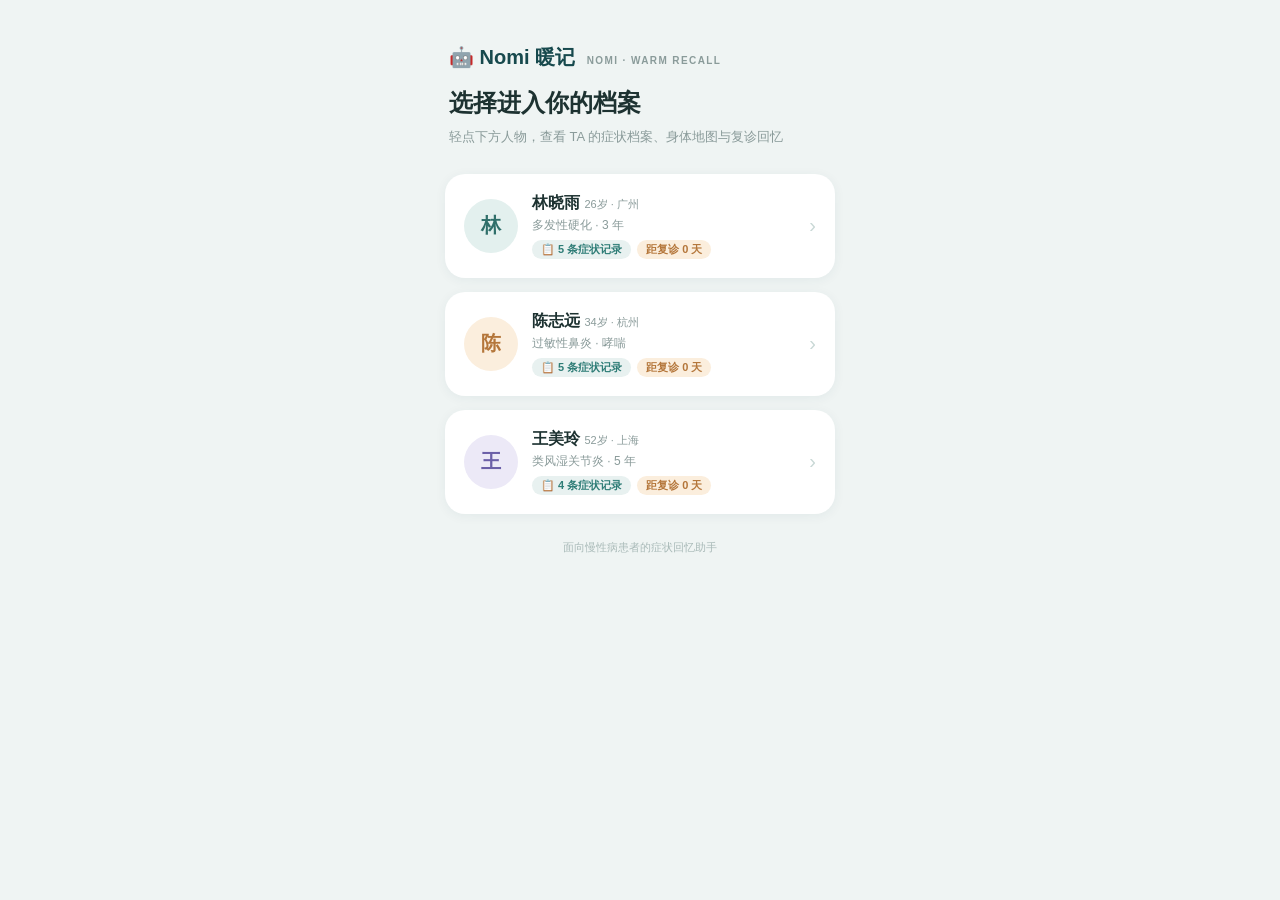
<file: prototype/index.html>
<!DOCTYPE html>
<html lang="zh-CN" data-page-node-id="E1MFoevu4DF0vJAwxAZlWM">
<head data-page-node-id="1tLV0YMGIwzWl7DvbPnld6">
  <meta charset="UTF-8" data-page-node-id="M5dC15WYFEHuvQkMWA6Sd7" />
  <meta name="viewport" content="width=device-width, initial-scale=1, maximum-scale=1, viewport-fit=cover" data-page-node-id="HF1elMPzp9zopVU9igFTKb" />
  <meta name="theme-color" content="#eff4f3" data-page-node-id="tocDVAU5ej4arAcuxPD3gN" />
  <title>Nomi 暖记 · 慢病症状回忆助手（研究原型）</title>
  <link rel="stylesheet" href="style.css" data-page-node-id="NllxE5l8avqUHtYfrkjPZK" />
</head>
<body data-page-node-id="mQexug1EMBGnQLA4rBn6Bs">

  <!-- ============ 屏幕一：选择人物（登录入口） ============ -->
  <div id="screenSelect" class="screen" data-page-node-id="0bpSQBst4M6AujsrIm747G">
    <div class="sel-head" data-page-node-id="0mRnL50bxSQF67D7bkc60O">
      <div class="logo" data-page-node-id="y6ZCcOg7GcOH45AudzwV12">🤖 Nomi 暖记 <span class="en" data-page-node-id="iGP4MCUAYhqhsAqfU6Yk2h">NOMI · WARM RECALL</span></div>
      <h1 class="sel-title" data-page-node-id="AcH344CG7NWNiYTlr8M0F4">选择进入你的档案</h1>
      <p class="sel-sub" data-page-node-id="M1vzvufFd7ppaqxROXBTGx">轻点下方人物，查看 TA 的症状档案、身体地图与复诊回忆</p>
    </div>
    <div class="persona-list" id="personaList" data-page-node-id="30EDQS7eLJl4JjkeRkb9cv"></div>
    <p class="foot" data-page-node-id="MVFUphip4WYCDrDQ9M4grC">面向慢性病患者的症状回忆助手</p>
  </div>

  <!-- ============ 屏幕二：个人档案（四分类 Tab） ============ -->
  <div id="screenApp" class="screen" hidden data-page-node-id="9rWL8Vi4bSBuOT5egToTiP">
    <header class="topbar" data-page-node-id="71L04AktZaeEtRrJplOrp6">
      <button class="back" id="backBtn" aria-label="切换人物" data-page-node-id="HpfE689XjLZUAXB9QdWWtB">←</button>
      <div class="tb-user" data-page-node-id="jnMkTJCQfn68DTlzyOloDH">
        <div class="avatar" id="tbAvatar" data-page-node-id="CTmA87vD0bIPPlbkXZkyt9">—</div>
        <div data-page-node-id="HE1IVHy0CHPKkphQb9AcVr">
          <div class="tb-name" id="tbName" data-page-node-id="HQl3nem6PVAaZQzEgqX8Un">—</div>
          <div class="tb-cond" id="tbCond" data-page-node-id="6g4ixfZ89Zn2n8nixzvA2i">—</div>
        </div>
      </div>
      <div class="tb-count" id="tbCount" data-page-node-id="iU64AlhDC9ptJoGGjFSPWd">— 条记录</div>
    </header>

    <main class="content" data-page-node-id="DzHxCeQ2lK4jTtnQNjjIL8">

      <!-- ════ 工作台 ════ -->
      <section class="tabpage" id="tab-workbench" data-page-node-id="jfz01CuA44MDBaZRx1kIDs">
        <!-- 档案 · 复诊窗口 -->
        <section class="card greet" data-page-node-id="z9OYCCprlQMVJaxRJMCc7o">
          <div class="greet-line" data-page-node-id="DXgBYLybmQumd4Vqb602Wu">你好，<b id="greetName" data-page-node-id="SCsMyYv26CQFN6W4mWr0AU">—</b> 🌷 距下次复诊还有 <b id="greetDays" data-page-node-id="CFrSKokd73kcILuuKWyFCp">—</b> 天</div>
          <div class="win-row" data-page-node-id="CiP3eXGnB15wlpkekydIhX">
            <div class="visit-pill last" data-page-node-id="9sbKCVFtwYLwJkMC3jXOsE"><span data-page-node-id="mEsFRwiaj6lJWIilGLdOPF">上次复诊</span><b id="lastDate" data-page-node-id="V3gqMKML1lATt2QTYHQBCv">—</b></div>
            <div class="win-arrow" data-page-node-id="zrRJZLHCokr62xaVZdbTHc">→</div>
            <div class="visit-pill next" data-page-node-id="jUHm6zkoFSmShth3BaDxEd"><span data-page-node-id="8GrQck3ovrW0IKPP7hFoDD">下次复诊</span><b id="nextDate" data-page-node-id="1qF6sNk48cbz4CBbm6edDy">—</b></div>
          </div>
          <p class="greet-sub" id="greetMotto" data-page-node-id="IN408PeGWBLZJ6j5pmHtIl">—</p>
        </section>

        <!-- Nomi 陪伴 · 温和可选的记录提示（FR1） -->
        <section class="card nomi-prompt" id="nomiPrompt" data-page-node-id="uo1fe5nCIqNYH7NYidElNN">
          <div class="nomi-comp" data-page-node-id="03OptfmNpEDPpnD9l9UDUJ">
            <div class="nomi-mascot" aria-hidden="true" data-page-node-id="U6A1U3AsF6UBLAd9nlFSay">
              <svg viewBox="0 0 64 66" data-page-node-id="BGkrALFfyJxy4AEwNZxsx4">
                <ellipse cx="32" cy="61" rx="14" ry="3" fill="rgba(23,73,77,.08)" data-page-node-id="4g1M8SxmSRYDjZkyEpe2j1"/>
                <rect x="29" y="3" width="6" height="11" rx="3" fill="#cfdedb" data-page-node-id="tC2IBM80iyGwakH1BL7Fkm"/>
                <circle cx="32" cy="3.5" r="3.2" fill="#f0b95e" data-page-node-id="DNKuxAVbDnEivoKGmC3gXU"/>
                <rect x="16" y="14" width="32" height="35" rx="15" fill="#2f7d77" data-page-node-id="3vRlWhZPbFaAuQK0GrwSkD"/>
                <rect x="22" y="20" width="20" height="16" rx="8" fill="#eaf6f4" data-page-node-id="H1FgEriQBAULBp3pBts40H"/>
                <circle cx="28.5" cy="28" r="2.5" fill="#17494d" data-page-node-id="yV5k6GxDl8YzCOTFlIBrh9"/>
                <circle cx="35.5" cy="28" r="2.5" fill="#17494d" data-page-node-id="uQ6o19lhSAtyBYbfwRawWs"/>
                <path d="M28 33 q4 3.4 8 0" stroke="#17494d" stroke-width="1.7" fill="none" stroke-linecap="round" data-page-node-id="dpc4WyVZjIXB89eh8BhpdU"/>
                <rect x="13" y="26" width="4" height="13" rx="2" fill="#2f7d77" data-page-node-id="OECOfTtoeAuqM0d3REG9cc"/>
                <rect x="47" y="26" width="4" height="13" rx="2" fill="#2f7d77" data-page-node-id="rnij7ZHlJE4m2Ap8dfZgDs"/>
              </svg>
            </div>
            <div class="nomi-bubble" data-page-node-id="nZWoE2qXoNEGvUmGUORheU">
              <div class="nomi-name" data-page-node-id="FBH9V7n5jzOG6W3NFaTl2f">Nomi · 你的症状陪伴</div>
              <div class="nomi-talk" data-page-node-id="vxyrqlnl7H62bKYGuGrX1H">今天感觉怎么样？轻轻记一笔吧 🌿<br data-page-node-id="6Ep41y6RQTRf8ACZpJJmwi"><span data-page-node-id="jLzuYDZuG1T8npABQGFE1O">想起什么就说什么，不用完整——Nomi 不诊断、也不评判。</span></div>
              <div class="nomi-actions" data-page-node-id="9ChlbgT94Sp1ECDDUsumET">
                <button class="btn-primary mini" id="nomiRecord" data-page-node-id="2RlTTpbZsCJ30U8qHRFFo0">记一笔</button>
                <button class="nomi-skip" id="nomiSkip" data-page-node-id="v15WqUbrDGABRhUPyKhHIL">先不，谢谢</button>
              </div>
            </div>
          </div>
        </section>

        <!-- 症状速记：语音 → 身体图同步 -->
        <section class="card memo-card" data-page-node-id="RD92tJU4MEqCbJ4WeNotWg">
          <h2 class="sec-title" data-page-node-id="G4ClHtLk5h8kZqA7SkwUvy">症状速记<span class="en" data-page-node-id="NPnVCpmMsqPb9ceCda35fW">VOICE MEMO</span></h2>
          <div class="memo-row" data-page-node-id="BNG607gfpO31iw9qRg5FgF">
            <button class="mic-btn" id="micBtn" aria-label="轻点说话" data-page-node-id="PQGfGUgrGNuGVVv69SCUUg">
              <svg viewBox="0 0 24 24" data-page-node-id="zBt3HEM0l6TM7at5OJAtfx"><path d="M12 15a3 3 0 0 0 3-3V6a3 3 0 0 0-6 0v6a3 3 0 0 0 3 3z" data-page-node-id="GOBncjZRB2RxgSm72KwXFZ"/><path d="M18 11a6 6 0 0 1-12 0H4a8 8 0 0 0 7 7.94V22h2v-3.06A8 8 0 0 0 20 11h-2z" data-page-node-id="LyHe3RZ7GaGA7nuLvXmqqB"/></svg>
            </button>
            <div class="memo-side" data-page-node-id="0XmaudTyDgYS55a3WsvvVY">
              <div class="memo-tip" data-page-node-id="c68NPFw48BfcTsC3sLopvJ">说出症状，如「我<b data-page-node-id="xxLikyAE7lorofRZ4IMnTI">鼻子</b>塞了」「我脖子疼」</div>
              <div class="memo-status" id="micStatus" data-page-node-id="htEdivGMb6a5vG1Ge2hqWw">轻点话筒开始</div>
            </div>
          </div>
          <div class="memo-text" id="transcript" hidden data-page-node-id="m24ANBbH1MUX0orLtGH8Uk"></div>
          <div class="memo-fallback" data-page-node-id="oPC3foD6TChPaJAaGVaeAD">
            <input id="textInput" type="text" placeholder="或直接输入：我有点鼻炎犯了" data-page-node-id="i4gHQ4BKhAiJERWCfyaXxP" />
            <button class="btn-primary mini" id="textBtn" data-page-node-id="yqu6EUyGbUVypcdlqSFYk5">记下</button>
          </div>
          <div class="quick-chips" id="quickChips" data-page-node-id="SQ9mCLxdZUatuVkpt5zPti"></div>
          <div class="sync-note" id="syncNote" hidden data-page-node-id="rwmjjzTCBBTDNzdhB4v1cx"></div>
        </section>
      </section>

      <!-- ════ 身体 ════ -->
      <section class="tabpage" id="tab-body" hidden data-page-node-id="i0YGODquWLSDIPBtSHC2Kp">
        <section class="card" data-page-node-id="av1MR37gt2CZhQUrDg47e7">
          <h2 class="sec-title" data-page-node-id="AHsPZHi1d7Gnqh3FAZQwwl">身体地图<span class="en" data-page-node-id="ZIbUyL5iWkKht33OUznOnW">BODY MAP</span></h2>
          <div class="bm-wrap" data-page-node-id="xBKD4yd8VBuTMDAiFCBBqn">
            <svg id="bodyMap" viewBox="0 0 220 470" aria-label="身体地图" data-page-node-id="C5MKkksBAugPcJgjmaTqdd">
              <defs data-page-node-id="kTWHFLhPpDNOGQKA68QW74">
                <linearGradient id="skinG" x1="0" y1="0" x2="0" y2="1" data-page-node-id="KRrbxVYn89sSbvWRA1pT0X">
                  <stop offset="0" stop-color="#eef5f4" data-page-node-id="yaK0QUrE7aLdEUNS2WDKue"/>
                  <stop offset="1" stop-color="#ddeae9" data-page-node-id="30aoXq2uijonfGEms5c3lY"/>
                </linearGradient>
              </defs>
              <!-- 头发（不可点，增加人像感） -->
              <path d="M83 48 Q84 15 110 13 Q136 15 137 48 Q127 29 110 30 Q93 29 83 48 Z" fill="#cfe0de" data-page-node-id="yNqVvLjUeYQjO8iIYI6WLf"/>
              <g class="bpart" data-part="head" data-page-node-id="dV5uAvwzsNdbTlCUOYvC1f"><ellipse cx="110" cy="48" rx="27" ry="30" fill="url(#skinG)" data-page-node-id="Wz7J9T7d7kbC6Rho0q2xsy"/></g>
              <g class="bpart micro" data-part="eyes" data-page-node-id="iT3C0BUJs3G4LlBCjsXi02"><ellipse cx="100" cy="44" rx="5" ry="3.5" data-page-node-id="tEDnsJemeztLRC2uGlp0TZ"/><ellipse cx="120" cy="44" rx="5" ry="3.5" data-page-node-id="HamT4f0uS8K0V1nPrLkX3p"/></g>
              <g class="bpart micro" data-part="nose" data-page-node-id="m4QFD40iG4w6vlZuCvnIdU"><ellipse cx="110" cy="55" rx="4.5" ry="6" data-page-node-id="LuBjcn0X9wai6KeB9oScJG"/></g>
              <g class="bpart micro" data-part="mouth" data-page-node-id="3l1VYR7dcRjHwkrDbOngs8"><ellipse cx="110" cy="68" rx="7" ry="3.5" data-page-node-id="ILrCZ1qCIiAGOeunnwu4C9"/></g>
              <g class="bpart micro" data-part="ear" data-page-node-id="3CCLEY5kXJvZaefXxmzg2f"><ellipse cx="81" cy="50" rx="4" ry="7" data-page-node-id="G03Q2eXF6OLkLTxWbORjji"/><ellipse cx="139" cy="50" rx="4" ry="7" data-page-node-id="NTuO35rTuwBRwRC8XOzEHd"/></g>
              <g class="bpart" data-part="neck" data-page-node-id="OFqQCyrF6cpkSeRNOeeGqr"><rect x="101" y="76" width="18" height="16" rx="6" data-page-node-id="eoZzm2glMZzHrJMlxIfawY"/></g>
              <g class="bpart" data-part="shoulder" data-page-node-id="2rU00n72q1gml1j2X09dEv"><ellipse cx="76" cy="99" rx="16" ry="11" data-page-node-id="zxgD3GZtp90EhFzPBL1sV0"/><ellipse cx="144" cy="99" rx="16" ry="11" data-page-node-id="TQiUQvZnadyF9xEhoKjVlH"/></g>
              <g class="bpart" data-part="arm" data-page-node-id="ZjGDH1hwcQkVaubr6GiVqE"><rect x="53" y="98" width="16" height="100" rx="8" data-page-node-id="0MjV5Q3EJkpJZSuTHMIfn0"/><rect x="151" y="98" width="16" height="100" rx="8" data-page-node-id="OrqiHWS90cDefc27Xmo65w"/></g>
              <g class="bpart" data-part="hand" data-page-node-id="cEnzMEbfBthl6H7TwuFYiR"><ellipse cx="61" cy="209" rx="9" ry="12" data-page-node-id="RiIYEbU7sLmzlPE1xrjH5B"/><ellipse cx="159" cy="209" rx="9" ry="12" data-page-node-id="DRNCj2XTKs2s6pRg9ZJzF7"/></g>
              <g class="bpart" data-part="chest" data-page-node-id="yQS1ZCmQAcbZID0zhrLrhl"><rect x="84" y="90" width="52" height="52" rx="15" data-page-node-id="L4w2Low9UMLcMLKDwZBCeO"/></g>
              <g class="bpart" data-part="abdomen" data-page-node-id="IJDUyEjwOaOwGJYTaVZ9Z9"><rect x="86" y="142" width="48" height="40" rx="13" data-page-node-id="0SlH03IxVBLkqBzWu8a0hO"/></g>
              <g class="bpart" data-part="waist" data-page-node-id="d4kX0dFSlUhL45LlqE03T5"><rect x="88" y="182" width="44" height="28" rx="10" data-page-node-id="hwwALGzni3BNGg5TZwaZUH"/></g>
              <g class="bpart" data-part="hip" data-page-node-id="I4iRrD7EQvMzEj7VkOnndf"><rect x="84" y="210" width="52" height="32" rx="13" data-page-node-id="9MA8OOiS6xm1yDZ4WgDqnk"/></g>
              <g class="bpart" data-part="thigh" data-page-node-id="K2HEtTeFcDDqTYfy7VgjgT"><rect x="88" y="246" width="20" height="78" rx="10" data-page-node-id="CMmBQjQQjlXFDIsztffg52"/><rect x="112" y="246" width="20" height="78" rx="10" data-page-node-id="0nFVlWJkNL1TWaVz3Kxpfu"/></g>
              <g class="bpart" data-part="knee" data-page-node-id="K2E4D8DfsiBijaNaAJA6eQ"><rect x="89" y="324" width="18" height="22" rx="9" data-page-node-id="Vbql8cm2J7xO0TOgqTSCDy"/><rect x="113" y="324" width="18" height="22" rx="9" data-page-node-id="8IzMlo4ppjTavjVHY3gCrD"/></g>
              <g class="bpart" data-part="shin" data-page-node-id="rOPS5OvoNO6l8r4DiHUtXP"><rect x="89" y="346" width="18" height="62" rx="9" data-page-node-id="KEBHaLMJsuSy7NySIgREV9"/><rect x="113" y="346" width="18" height="62" rx="9" data-page-node-id="YAl54tRt46CyzqigmKI0CX"/></g>
              <g class="bpart" data-part="foot" data-page-node-id="ol4prXQ2oPKt67NwK3b2yD"><ellipse cx="98" cy="418" rx="13" ry="9" data-page-node-id="XqLqdvtss39f0NSWFgAKGD"/><ellipse cx="122" cy="418" rx="13" ry="9" data-page-node-id="V6UEiHgJPEhcQJeDycI4yC"/></g>
            </svg>
            <div class="bm-legend" id="bmLegend" data-page-node-id="HTW9auxHBT9br9iyfc2MvZ"></div>
          </div>
          <p class="bm-hint" data-page-node-id="v0G5fTcCc3oHhLNMkSlDhi">✦ 轻点身体定位，鼻子、耳朵等细节部位也能精确找到（如：鼻炎）</p>
          <div class="map-info" id="mapInfo" data-page-node-id="qWg7JRYiOMy8nFI8w77sn3">轻点身体部位，查看已记录的症状</div>
        </section>
      </section>

      <!-- ════ 复诊 ════ -->
      <section class="tabpage" id="tab-visit" hidden data-page-node-id="U6CaBclA8SD6c8M8HvA2dw">
        <section class="card" data-page-node-id="5DgFM43WxeNpRwcuOx4CcA">
          <h2 class="sec-title" data-page-node-id="HGscWhOtLD0gf30Al3mw9Q">回忆锚点<span class="en" data-page-node-id="9q0aoa53BVU1nBjcpRVGh5">RECALL ANCHORS</span></h2>
          <div class="anchors" id="anchors" data-page-node-id="4yt73VX7C5w0hRzSIFpKBv"></div>
          <p class="pick-hint" data-page-node-id="34tO6HWNfFbtU3Yb8G4AYb">轻点以上内容，标记「想留意的部分」</p>
        </section>
      </section>

      <!-- ════ 时间表 ════ -->
      <section class="tabpage" id="tab-timeline" hidden data-page-node-id="pQng81bR45gjtUe1d9v8Gi">
        <section class="card" data-page-node-id="SpDdr0SEB6qJ6BSNi5edV0">
          <h2 class="sec-title" data-page-node-id="nh1KwFRv0cfbiD741hZQyO">复诊窗口 · 症状波动<span class="en" data-page-node-id="s8nhY3Oc8Dsf0r9ZqOSB6Y">TIMELINE</span></h2>
          <div class="winbar" id="winbar" data-page-node-id="xTvXnLMzZ418TOPH3AG60l">
            <div class="track" data-page-node-id="OLMJFug5yZaz8QgpsEFywr"></div>
            <div class="pillar pillar-start" data-page-node-id="wgn7C4HAn7Ad7eGGfPsQY7"><span data-page-node-id="CzoOdfHzFT5IOkKn667E1i">上次</span></div>
            <div class="pillar pillar-end" data-page-node-id="Yve7paPBJWUGBvSbaEbfO1"><span data-page-node-id="HovJBdzC7Cf3VvIZly7IO4">下次</span></div>
          </div>
          <div class="ev-detail" id="evDetail" hidden data-page-node-id="ggdYbObbvm8uBzG1Eo5Bg5"></div>
          <div class="ev-list" id="evList" data-page-node-id="koPR4E6BYXJ4GJjSCUDgjq"></div>
        </section>
      </section>
    </main>

    <!-- 底部 Tab 导航 -->
    <nav class="tabbar" id="tabbar" data-page-node-id="FUjAZmgIwWEtSIZ9D0tFbM">
      <button class="tab-item active" data-tab="workbench" data-page-node-id="0wc5V8zj5ezIGSD8nMNACS"><span class="ti-ico" data-page-node-id="AzEYXqx82kyARRejV3y3gW">🏠</span><span class="ti-txt" data-page-node-id="AKghLD6utyenaXWycCD4eg">工作台</span></button>
      <button class="tab-item" data-tab="body" data-page-node-id="hzgF5AtueRlhGbxWf4aWVA"><span class="ti-ico" data-page-node-id="NH380RDFfLCmo1tJO0reBL">🧍</span><span class="ti-txt" data-page-node-id="20JWlM71275Xe2l3MowgLX">身体</span></button>
      <button class="tab-item" data-tab="visit" data-page-node-id="spMj6pLSLB8N8iFRshLkVe"><span class="ti-ico" data-page-node-id="0LnxrTfKrX2HR4MG4N9Cqu">🩺</span><span class="ti-txt" data-page-node-id="FVzsbEq9WmAswErRMdjqrU">复诊</span></button>
      <button class="tab-item" data-tab="timeline" data-page-node-id="nROGmY8g9GZZ3RnG14Ysnd"><span class="ti-ico" data-page-node-id="wrwyAVj2hCZKD09NSCVjHc">🗓️</span><span class="ti-txt" data-page-node-id="sAt6IPlAyeUtPR6pjyWFTc">时间表</span></button>
    </nav>

    <!-- 底部操作条（仅「复诊」页显示） -->
    <div class="fabbar" id="fabbar" hidden data-page-node-id="vCBcXa1CS2y1IEjHxSudBu">
      <span class="fab-count" id="fabCount" data-page-node-id="5LkEtLEPdXK3PGFIDZN6Gj">已选 0 项</span>
      <button class="btn-primary" id="fabBtn" data-page-node-id="Omo6QduDCIn0rjKaAAcGVi">生成我的整理</button>
    </div>
  </div>

  <!-- 我的整理弹层 -->
  <div class="modal" id="modal" hidden data-page-node-id="T32fjhimuL4TgwlOeCKGvx">
    <div class="modal-card" data-page-node-id="FWHyfBrdGRp3RQHXokYSzd">
      <div class="modal-head" data-page-node-id="u9lFPwZ4w38bHeExdTw5y1"><span data-page-node-id="MrMynY32KYIo5AYeNTF1f8">我的整理</span><button id="modalClose" aria-label="关闭" data-page-node-id="yLLKbpfsZ1hTBnQmJByVQG">×</button></div>
      <div class="modal-body" id="modalBody" data-page-node-id="TigE6JbZeO7mkRIju6Ga39"></div>
      <div class="consent" data-page-node-id="k7nb7qfyJ6foafnMLmaaHx">
        <div class="consent-note" data-page-node-id="6CJoU4kTqmLGaDuFkCLlyW">这份整理只属于你自己，仅保存在你本机（localStorage），随时可以回看，帮你为下一次复诊做好准备。</div>
      </div>
      <div class="modal-foot" data-page-node-id="A0U1e7EfacgfhsSP3Cd7ug"><button class="btn-primary wide" id="modalCopy" data-page-node-id="eeY0NHxEAb0eyZuCpCNXGp">复制这份整理</button></div>
    </div>
  </div>
  <div class="toast" id="toast" data-page-node-id="1Mgn02ZtE31huxfJfF7vqZ"></div>

  <script src="app.js"></script>
</body>
</html>
</file>
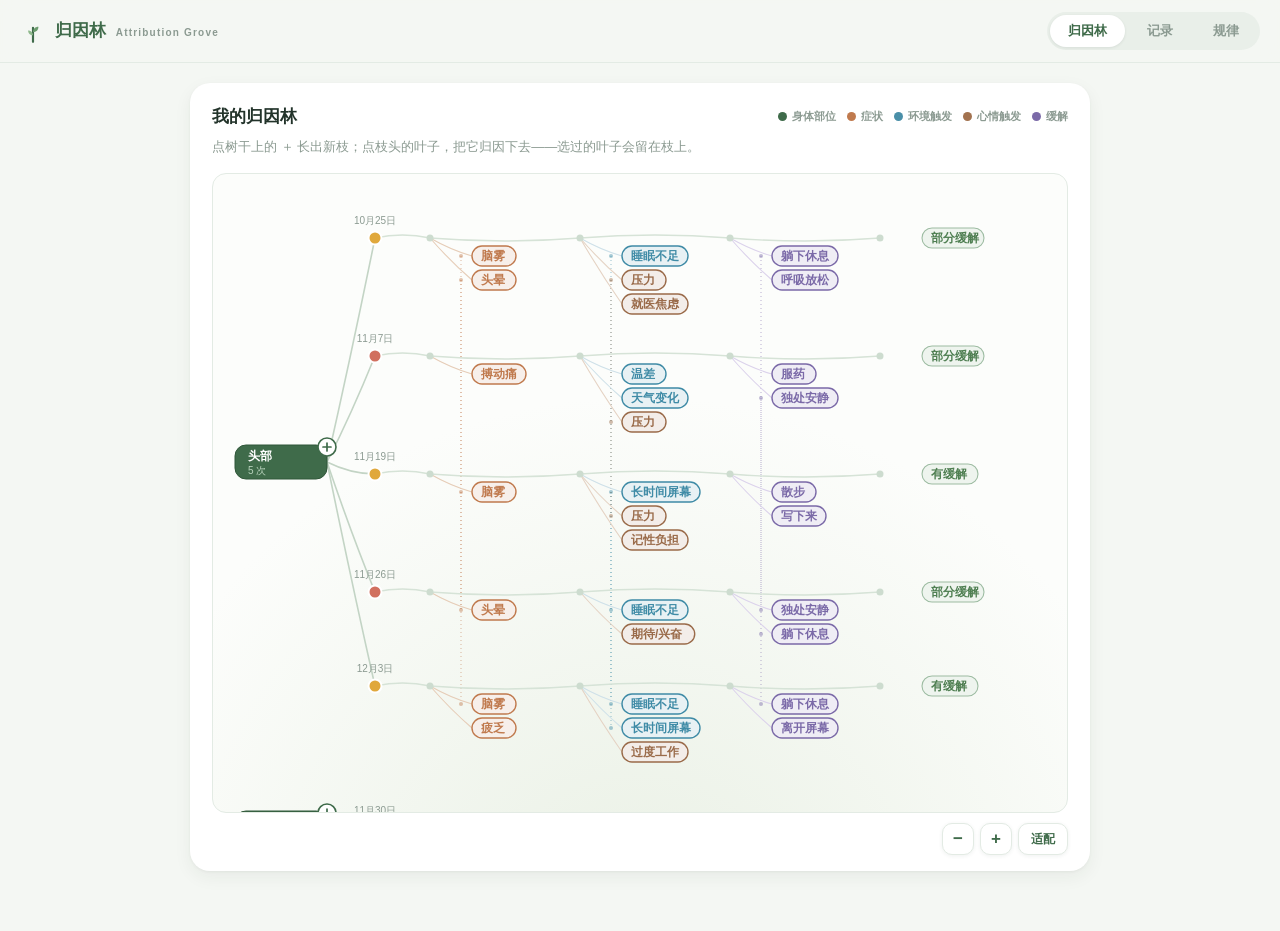
<file: prototype/forest/index.html>
<!DOCTYPE html>
<html lang="zh-CN">
<head>
<meta charset="UTF-8" />
<meta name="viewport" content="width=device-width, initial-scale=1, viewport-fit=cover" />
<title>归因林 · Attribution Grove（研究原型）</title>
<link rel="stylesheet" href="style.css" />
</head>
<body>

<!-- ══════════ 顶部栏 ══════════ -->
<header class="topbar">
  <div class="brand">
    <span class="mark" aria-hidden="true">
      <svg viewBox="0 0 24 24"><path d="M12 22V9" stroke="#3f6b4a" stroke-width="2" stroke-linecap="round"/><path d="M12 13c0-3 2-5 5-5 0 3-2 5-5 5z" fill="#6b9c6e"/><path d="M12 16c0-2.5-1.8-4.5-4.5-4.5 0 2.5 1.8 4.5 4.5 4.5z" fill="#8fb98c"/></svg>
    </span>
    <span class="brand-name">归因林 <i>Attribution Grove</i></span>
  </div>
  <div class="tabs" role="tablist">
    <button class="tab active" data-view="grove" role="tab">归因林</button>
    <button class="tab" data-view="record" role="tab">记录</button>
    <button class="tab" data-view="pattern" role="tab">规律</button>
  </div>
</header>

<!-- ══════════ 视图一：归因林（在树上生长） ══════════ -->
<main id="viewGrove" class="view">
  <section class="card grove-card">
    <div class="card-head">
      <h2 class="card-title">我的归因林</h2>
      <div class="legend">
        <span class="lg"><i class="dot d-body"></i>身体部位</span>
        <span class="lg"><i class="dot d-sym"></i>症状</span>
        <span class="lg"><i class="dot d-env"></i>环境触发</span>
        <span class="lg"><i class="dot d-mood"></i>心情触发</span>
        <span class="lg"><i class="dot d-cope"></i>缓解</span>
      </div>
    </div>
    <p class="card-sub">点树干上的 ＋ 长出新枝；点枝头的叶子，把它归因下去——选过的叶子会留在枝上。</p>

    <div class="grow-bar" id="growBar" hidden>
      <span class="gb-q" id="gbQ"></span>
      <span class="gb-hint" id="gbHint"></span>
      <button class="gb-cancel" id="growCancel">取消</button>
    </div>

    <div class="grove-scroll" id="groveScroll">
      <svg id="groveSvg" role="img" aria-label="归因树图"></svg>
    </div>
    <div class="grove-tools">
      <button class="tool-btn" id="zoomOut" aria-label="缩小">−</button>
      <button class="tool-btn" id="zoomIn" aria-label="放大">+</button>
      <button class="tool-btn wide" id="zoomFit">适配</button>
    </div>
  </section>
</main>

<!-- ══════════ 视图二：记录 ══════════ -->
<main id="viewRecord" class="view" hidden>
  <section class="card entry-card">
    <h2 class="card-title">记一笔</h2>
    <p class="card-sub">在归因林里直接长出新枝——不用填表。</p>
    <button class="big-btn" id="startBtn">
      <span class="bb-ico" aria-hidden="true">
        <svg viewBox="0 0 24 24"><path d="M12 21V10" stroke="#fff" stroke-width="2" stroke-linecap="round"/><path d="M12 14c0-3.2 2.2-5.5 5.5-5.5C17.5 11.7 15.2 14 12 14z" fill="#cfe8d6"/><path d="M12 17c0-2.8-2-5-4.8-5C7.2 14.8 9 17 12 17z" fill="#cfe8d6"/></svg>
      </span>
      长一根新枝
    </button>
  </section>

  <section class="card">
    <div class="card-head">
      <h2 class="card-title">最近记录</h2>
      <span class="count-pill" id="recCount">0 条</span>
    </div>
    <div id="recentList" class="recent"></div>
  </section>
</main>

<!-- ══════════ 视图三：规律 ══════════ -->
<main id="viewPattern" class="view" hidden>
  <section class="card">
    <h2 class="card-title">我的触发规律</h2>
    <p class="card-sub">多次记录之后，这里开始显出规律。</p>
    <div id="patternBody" class="pattern"></div>
  </section>
  <section class="card">
    <h2 class="card-title">缓解方式回顾</h2>
    <div id="reliefBody" class="pattern"></div>
  </section>
</main>

<!-- ══════════ 细节浮层（时间 / 程度 / 情绪 / 备注） ══════════ -->
<div class="pop-layer" id="popLayer" hidden></div>

<!-- ══════════ 节点详情弹层 ══════════ -->
<div class="sheet-mask" id="sheetMask" hidden>
  <div class="sheet" role="dialog" aria-modal="true" aria-label="节点详情">
    <div class="sheet-head">
      <h3 id="sheetTitle">节点</h3>
      <button class="icon-btn" id="sheetClose" aria-label="关闭">
        <svg viewBox="0 0 24 24"><path d="M6 6l12 12M18 6L6 18" stroke="currentColor" stroke-width="2" stroke-linecap="round"/></svg>
      </button>
    </div>
    <div class="sheet-body" id="sheetBody"></div>
  </div>
</div>

<div class="toast" id="toast"></div>

<script src="ontology.js"></script>
<script src="app.js"></script>
</body>
</html>
</file>
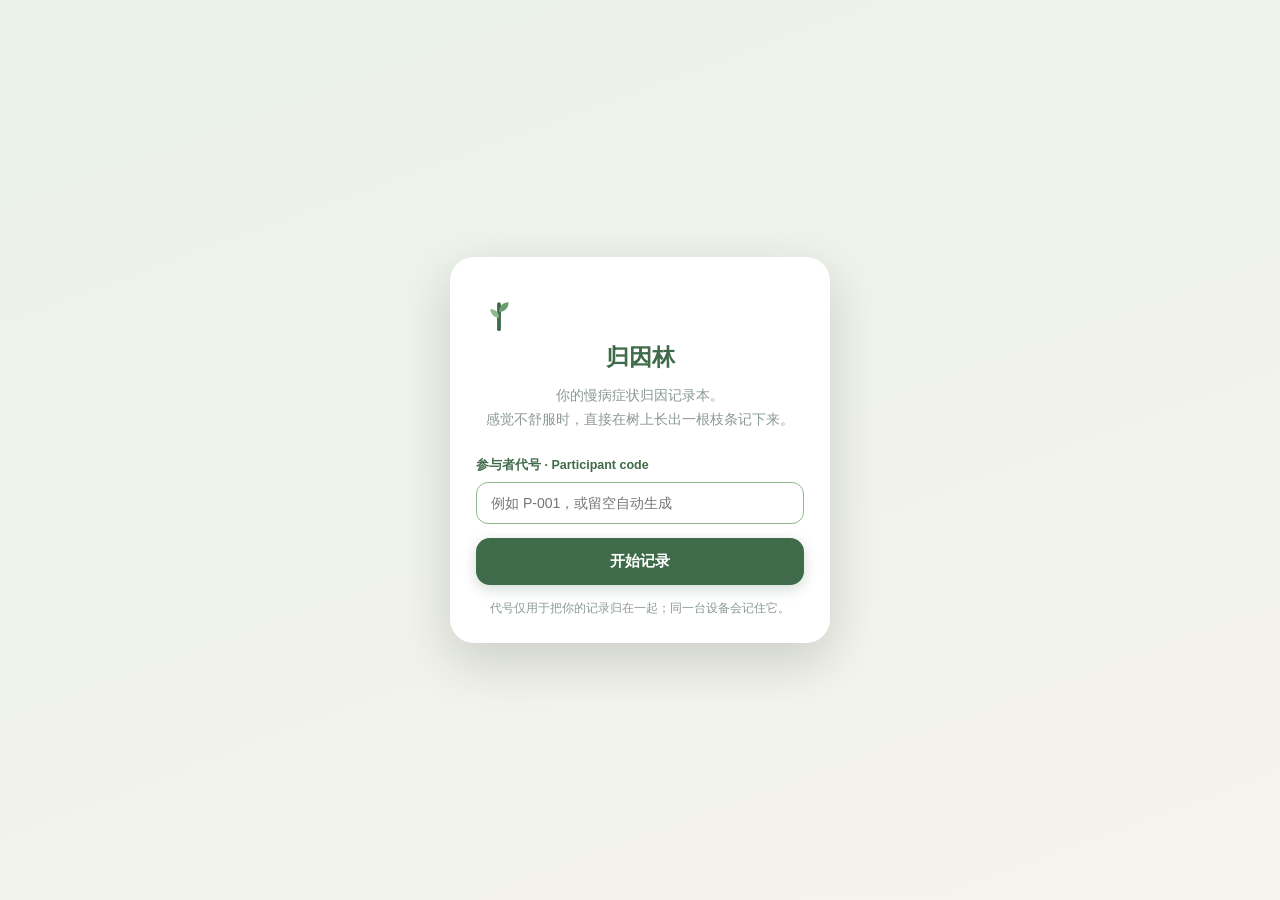
<file: prototype/grove-live/index.html>
<!DOCTYPE html>
<html lang="zh-CN">
<head>
<meta charset="UTF-8" />
<meta name="viewport" content="width=device-width, initial-scale=1, viewport-fit=cover" />
<title>归因林 · Attribution Grove（真实记录）</title>
<link rel="stylesheet" href="style.css" />
</head>
<body>

<!-- ══════════ 建档 / 登录 ══════════ -->
<div class="boot-mask" id="boot">
  <div class="boot">
    <div class="boot-mark" aria-hidden="true">
      <svg viewBox="0 0 24 24"><path d="M12 22V9" stroke="#3f6b4a" stroke-width="2" stroke-linecap="round"/><path d="M12 13c0-3 2-5 5-5 0 3-2 5-5 5z" fill="#6b9c6e"/><path d="M12 16c0-2.5-1.8-4.5-4.5-4.5 0 2.5 1.8 4.5 4.5 4.5z" fill="#8fb98c"/></svg>
    </div>
    <h1 class="boot-title">归因林</h1>
    <p class="boot-sub">你的慢病症状归因记录本。<br>感觉不舒服时，直接在树上长出一根枝条记下来。</p>
    <label class="boot-label">参与者代号 · Participant code</label>
    <input class="boot-input" id="codeInput" type="text" maxlength="24" placeholder="例如 P-001，或留空自动生成" />
    <button class="boot-btn" id="codeGo">开始记录</button>
    <p class="boot-note">代号仅用于把你的记录归在一起；同一台设备会记住它。</p>
  </div>
</div>

<!-- ══════════ 顶部栏 ══════════ -->
<header class="topbar">
  <div class="brand">
    <span class="mark" aria-hidden="true">
      <svg viewBox="0 0 24 24"><path d="M12 22V9" stroke="#3f6b4a" stroke-width="2" stroke-linecap="round"/><path d="M12 13c0-3 2-5 5-5 0 3-2 5-5 5z" fill="#6b9c6e"/><path d="M12 16c0-2.5-1.8-4.5-4.5-4.5 0 2.5 1.8 4.5 4.5 4.5z" fill="#8fb98c"/></svg>
    </span>
    <span class="brand-name">归因林 <i>Attribution Grove</i></span>
  </div>
  <div class="tabs" role="tablist">
    <button class="tab active" data-view="grove" role="tab">归因林</button>
    <button class="tab" data-view="record" role="tab">记录</button>
    <button class="tab" data-view="pattern" role="tab">规律</button>
  </div>
  <button class="gear" id="gearBtn" aria-label="设置">
    <svg viewBox="0 0 24 24"><path d="M12 15a3 3 0 100-6 3 3 0 000 6z" fill="none" stroke="#3f6b4a" stroke-width="1.8"/><path d="M19 12a7 7 0 00-.1-1.2l2-1.5-2-3.4-2.3 1a7 7 0 00-2-1.2L14.2 2h-4l-.4 2.5a7 7 0 00-2 1.2l-2.3-1-2 3.4 2 1.5A7 7 0 005 12c0 .4 0 .8.1 1.2l-2 1.5 2 3.4 2.3-1a7 7 0 002 1.2l.4 2.5h4l.4-2.5a7 7 0 002-1.2l2.3 1 2-3.4-2-1.5c.1-.4.1-.8.1-1.2z" fill="none" stroke="#3f6b4a" stroke-width="1.4"/></svg>
  </button>
</header>

<!-- ══════════ 视图一：归因林（在树上生长） ══════════ -->
<main id="viewGrove" class="view">
  <section class="card grove-card">
    <div class="card-head">
      <h2 class="card-title">我的归因林</h2>
      <div class="legend">
        <span class="lg"><i class="dot d-body"></i>身体部位</span>
        <span class="lg"><i class="dot d-sym"></i>症状</span>
        <span class="lg"><i class="dot d-env"></i>环境触发</span>
        <span class="lg"><i class="dot d-mood"></i>心情触发</span>
        <span class="lg"><i class="dot d-cope"></i>缓解</span>
      </div>
    </div>
    <p class="card-sub">点树干上的 ＋ 长出新枝；点枝头的叶子，把它归因下去——选过的叶子会留在枝上。</p>

    <div class="sensor-card" id="sensorCard" hidden>
      <div class="sc-ico">🌡💧</div>
      <div class="sc-body">
        <div class="sc-read" id="scRead">读取中…</div>
        <div class="sc-note" id="scNote">温湿度联动已开启。</div>
      </div>
      <button class="sc-btn" id="scPost" hidden>模拟 ESP32 上报</button>
    </div>

    <div class="grow-bar" id="growBar" hidden>
      <span class="gb-q" id="gbQ"></span>
      <span class="gb-hint" id="gbHint"></span>
      <button class="gb-cancel" id="growCancel">取消</button>
    </div>

    <div class="grove-scroll" id="groveScroll">
      <svg id="groveSvg" role="img" aria-label="归因树图"></svg>
    </div>
    <div class="grove-tools">
      <button class="tool-btn" id="zoomOut" aria-label="缩小">−</button>
      <button class="tool-btn" id="zoomIn" aria-label="放大">+</button>
      <button class="tool-btn wide" id="zoomFit">适配</button>
    </div>
  </section>
</main>

<!-- ══════════ 视图二：记录 ══════════ -->
<main id="viewRecord" class="view" hidden>
  <section class="card entry-card">
    <h2 class="card-title">记一笔</h2>
    <p class="card-sub">在归因林里直接长出新枝——不用填表。</p>
    <button class="big-btn" id="startBtn">
      <span class="bb-ico" aria-hidden="true">
        <svg viewBox="0 0 24 24"><path d="M12 21V10" stroke="#fff" stroke-width="2" stroke-linecap="round"/><path d="M12 14c0-3.2 2.2-5.5 5.5-5.5C17.5 11.7 15.2 14 12 14z" fill="#cfe8d6"/><path d="M12 17c0-2.8-2-5-4.8-5C7.2 14.8 9 17 12 17z" fill="#cfe8d6"/></svg>
      </span>
      长一根新枝
    </button>
  </section>

  <section class="card">
    <div class="card-head">
      <h2 class="card-title">最近记录</h2>
      <span class="count-pill" id="recCount">0 条</span>
    </div>
    <div id="recentList" class="recent"></div>
  </section>
</main>

<!-- ══════════ 视图三：规律 ══════════ -->
<main id="viewPattern" class="view" hidden>
  <section class="card">
    <h2 class="card-title">我的触发规律</h2>
    <p class="card-sub">多次记录之后，这里开始显出规律。</p>
    <div id="patternBody" class="pattern"></div>
  </section>
  <section class="card">
    <h2 class="card-title">缓解方式回顾</h2>
    <div id="reliefBody" class="pattern"></div>
  </section>
</main>

<!-- ══════════ 设置 ══════════ -->
<div class="sheet-mask" id="settingsMask" hidden>
  <div class="sheet" role="dialog" aria-modal="true" aria-label="设置">
    <div class="sheet-head">
      <h3>设置</h3>
      <button class="icon-btn" id="settingsClose" aria-label="关闭">
        <svg viewBox="0 0 24 24"><path d="M6 6l12 12M18 6L6 18" stroke="currentColor" stroke-width="2" stroke-linecap="round"/></svg>
      </button>
    </div>
    <div class="sheet-body">
      <div class="set-row">
        <div class="set-k">参与者代号</div>
        <div class="set-v"><span id="setCode" class="set-code">—</span>
          <button class="set-btn" id="setChange">切换</button></div>
      </div>
      <div class="set-row">
        <div class="set-k">温湿度联动<small>开启后可记录温度/湿度，未来接 ESP32 传感器</small></div>
        <label class="switch"><input type="checkbox" id="setSensor" /><span class="slider"></span></label>
      </div>
      <div class="set-row col">
        <div class="set-k">我的数据</div>
        <button class="set-btn wide" id="setExport">导出我的记录（CSV）</button>
      </div>
      <div class="set-row col">
        <div class="set-k">关于</div>
        <p class="set-about">归因林是一个低负担的慢性病症状归因记录工具：当你发现不舒服，直接在「树」上把它与可能的环境与心情因素连起来。所有记录保存在研究服务器上，按你的参与者代号归类。本页面用于真实使用，非演示。</p>
      </div>
    </div>
  </div>
</div>

<!-- ══════════ 细节浮层（时间 / 程度 / 情绪 / 备注） ══════════ -->
<div class="pop-layer" id="popLayer" hidden></div>

<!-- ══════════ 节点详情弹层 ══════════ -->
<div class="sheet-mask" id="sheetMask" hidden>
  <div class="sheet" role="dialog" aria-modal="true" aria-label="节点详情">
    <div class="sheet-head">
      <h3 id="sheetTitle">节点</h3>
      <button class="icon-btn" id="sheetClose" aria-label="关闭">
        <svg viewBox="0 0 24 24"><path d="M6 6l12 12M18 6L6 18" stroke="currentColor" stroke-width="2" stroke-linecap="round"/></svg>
      </button>
    </div>
    <div class="sheet-body" id="sheetBody"></div>
  </div>
</div>

<div class="toast" id="toast"></div>

<script src="ontology.js"></script>
<script src="app.js"></script>
</body>
</html>
</file>
<file: prototype/style.css>
/* ============ 暖记 · 清新温馨风格（参考浅底白卡深 teal 社群 App） ============ */
:root{
  --bg:#eff4f3;
  --card:#ffffff;
  --ink:#1d3231;
  --sub:#8a9b9a;
  --teal:#17494d;
  --teal2:#2f7d77;
  --chip:#e8f1f0;
  --line:#e4edec;
  --peach:#f8ecdd;
  --coral:#ec7666;
  --amber:#f0b95e;
  --mint:#a8d8d2;
}
*{box-sizing:border-box;margin:0;padding:0;}
/* 让 hidden 属性始终生效（覆盖下面 display:flex 的卡片/弹层/底栏） */
[hidden]{display:none !important;}
html,body{height:100%;}
body{
  font-family:-apple-system,"PingFang SC","HarmonyOS Sans SC","Source Han Sans SC","Microsoft YaHei",sans-serif;
  background:var(--bg);color:var(--ink);
  -webkit-font-smoothing:antialiased;
}
.screen{max-width:430px;margin:0 auto;min-height:100vh;padding-bottom:0;}
.en{font-size:10px;letter-spacing:.14em;color:var(--sub);font-weight:600;}
b{font-weight:700;}

/* ---------- 选择人物 ---------- */
.sel-head{padding:44px 24px 18px;}
.logo{font-size:20px;font-weight:800;color:var(--teal);margin-bottom:16px;}
.logo .en{margin-left:6px;}
.sel-title{font-size:24px;font-weight:800;margin-bottom:8px;}
.sel-sub{font-size:13px;color:var(--sub);line-height:1.6;}
.persona-list{padding:8px 20px;display:flex;flex-direction:column;gap:14px;}
.persona-card{
  background:var(--card);border-radius:20px;padding:18px;
  display:flex;align-items:center;gap:14px;cursor:pointer;
  box-shadow:0 2px 12px rgba(23,73,77,.06);
  border:1.5px solid transparent;transition:transform .15s,border-color .15s;
}
.persona-card:active{transform:scale(.98);}
.persona-card:hover{border-color:var(--teal2);}
.avatar{
  width:54px;height:54px;border-radius:50%;flex:none;
  display:flex;align-items:center;justify-content:center;
  font-size:20px;font-weight:800;
}
.p-info{flex:1;min-width:0;}
.p-name{font-size:16px;font-weight:800;}
.p-cond{font-size:12px;color:var(--sub);margin-top:3px;}
.p-meta{margin-top:6px;display:flex;gap:6px;flex-wrap:wrap;}
.p-chip{font-size:11px;background:var(--chip);color:var(--teal2);border-radius:999px;padding:2px 9px;font-weight:600;}
.p-chip.warm{background:#fbeedd;color:#b4763a;}
.p-go{color:#c9d8d6;font-size:20px;flex:none;}

/* ---------- 顶栏 ---------- */
.topbar{
  position:sticky;top:0;z-index:20;
  display:flex;align-items:center;gap:12px;
  padding:12px 18px;background:rgba(239,244,243,.92);backdrop-filter:blur(8px);
  border-bottom:1px solid var(--line);
}
.back{
  width:34px;height:34px;border-radius:50%;border:none;background:#fff;color:var(--teal);
  font-size:17px;cursor:pointer;box-shadow:0 1px 5px rgba(23,73,77,.1);flex:none;
}
.tb-user{flex:1;display:flex;align-items:center;gap:10px;min-width:0;}
.tb-user .avatar{width:40px;height:40px;font-size:15px;}
.tb-name{font-size:15px;font-weight:800;}
.tb-cond{font-size:11px;color:var(--sub);margin-top:1px;}
.tb-count{font-size:11px;color:var(--teal2);background:var(--chip);border-radius:999px;padding:4px 10px;font-weight:600;flex:none;}

/* ---------- 卡片 ---------- */
.content{padding:14px 16px 0;}
.tabpage{display:flex;flex-direction:column;gap:14px;padding-bottom:96px;}
#tab-visit{padding-bottom:122px;} /* 让位给底部的「我的整理」操作条 */
.card{
  background:var(--card);border-radius:20px;padding:18px 16px;
  box-shadow:0 2px 12px rgba(23,73,77,.05);
}
.sec-title{font-size:15px;font-weight:800;margin-bottom:12px;display:flex;align-items:baseline;gap:8px;}

/* ---------- 底部 Tab 导航 ---------- */
.tabbar{
  position:fixed;bottom:0;left:50%;transform:translateX(-50%);
  width:100%;max-width:430px;z-index:25;
  display:flex;background:rgba(255,255,255,.96);backdrop-filter:blur(8px);
  border-top:1px solid var(--line);
  padding:6px 4px calc(6px + env(safe-area-inset-bottom));
}
.tab-item{
  flex:1;border:none;background:transparent;cursor:pointer;
  display:flex;flex-direction:column;align-items:center;gap:2px;padding:5px 0;
  color:var(--sub);font-size:11px;font-weight:600;transition:color .15s;
}
.tab-item .ti-ico{font-size:20px;line-height:1;filter:grayscale(.4) opacity(.7);transition:filter .15s,transform .15s;}
.tab-item.active{color:var(--teal);}
.tab-item.active .ti-ico{filter:none;transform:translateY(-1px);}
.card{
  background:var(--card);border-radius:20px;padding:18px 16px;
  box-shadow:0 2px 12px rgba(23,73,77,.05);
}
.sec-title{font-size:15px;font-weight:800;margin-bottom:12px;display:flex;align-items:baseline;gap:8px;}

/* 问候 / 复诊窗口 */
.greet{background:linear-gradient(135deg,#f6efe4 0%,#e7f1ef 70%);}
.greet-line{font-size:14px;color:#4a5b5a;margin-bottom:12px;}
.greet-line b{color:var(--teal);font-size:16px;}
.win-row{display:flex;align-items:center;gap:10px;}
.visit-pill{
  flex:1;background:#fff;border-radius:14px;padding:9px 12px;
  box-shadow:0 1px 5px rgba(23,73,77,.07);
}
.visit-pill span{display:block;font-size:10px;color:var(--sub);font-weight:600;letter-spacing:.05em;}
.visit-pill b{font-size:15px;color:var(--ink);}
.visit-pill.next b{color:var(--teal2);}
.win-arrow{color:#b9cdc9;font-size:16px;flex:none;}
.greet-sub{margin-top:11px;font-size:12px;color:#7c8f8d;font-style:normal;}

/* ---------- 症状速记 ---------- */
.memo-row{display:flex;gap:14px;align-items:center;}
.mic-btn{
  width:58px;height:58px;border-radius:50%;border:none;flex:none;cursor:pointer;
  background:var(--teal);color:#fff;display:flex;align-items:center;justify-content:center;
  box-shadow:0 4px 14px rgba(23,73,77,.28);transition:transform .15s;
}
.mic-btn svg{width:26px;height:26px;fill:#fff;}
.mic-btn:active{transform:scale(.94);}
.mic-btn.listening{background:var(--coral);animation:pulse 1.2s infinite;}
@keyframes pulse{0%{box-shadow:0 0 0 0 rgba(236,118,102,.4);}70%{box-shadow:0 0 0 16px rgba(236,118,102,0);}100%{box-shadow:0 0 0 0 rgba(236,118,102,0);}}
.memo-tip{font-size:13px;font-weight:600;}
.memo-tip b{color:var(--teal2);}
.memo-status{font-size:12px;color:var(--sub);margin-top:4px;}
.memo-text{
  margin-top:12px;background:var(--chip);border-radius:12px;padding:10px 12px;
  font-size:13px;color:var(--teal);
}
.memo-fallback{display:flex;gap:8px;margin-top:12px;}
.memo-fallback input{
  flex:1;border:1.5px solid var(--line);border-radius:12px;padding:10px 12px;
  font-size:13px;outline:none;background:#fafcfb;color:var(--ink);
}
.memo-fallback input:focus{border-color:var(--teal2);}
.quick-chips{display:flex;gap:7px;flex-wrap:wrap;margin-top:10px;}
.q-chip{font-size:12px;background:var(--chip);color:var(--teal2);border:none;border-radius:999px;padding:6px 12px;cursor:pointer;font-weight:600;}
.q-chip:active{background:#d8e8e6;}
.btn-primary{
  background:var(--teal);color:#fff;border:none;border-radius:999px;
  font-size:14px;font-weight:700;padding:12px 20px;cursor:pointer;
}
.btn-primary.mini{padding:10px 16px;border-radius:12px;flex:none;}
.btn-primary.wide{width:100%;}
.sync-note{
  margin-top:12px;background:#eef7f0;border-radius:12px;padding:10px 12px;
  font-size:12px;color:#2f6b4f;line-height:1.7;
}
.sync-note .ok{font-weight:800;color:#2f8a5f;}
.sync-note .chip{margin-top:4px;display:inline-block;}

/* ---------- 身体地图 ---------- */
.bm-wrap{display:flex;gap:14px;align-items:flex-start;margin-top:4px;}
#bodyMap{width:150px;flex:none;display:block;}
.bpart{fill:url(#skinG);stroke:#c2d6d4;stroke-width:1.4;cursor:pointer;transition:fill .2s;}
.bpart.micro{stroke:none;}
.bpart.micro ellipse{fill:rgba(255,255,255,.35);stroke:#9db8b6;stroke-width:1;stroke-dasharray:2 2;cursor:pointer;}
.bpart:hover{stroke:var(--teal2);}
.bpart.s1{fill:#bfe0db;}
.bpart.s2{fill:#f2ca83;}
.bpart.s3{fill:#f0917f;}
.bpart.active{fill:var(--teal2) !important;stroke:var(--teal);stroke-width:2.5;}
.bpart.active ellipse{stroke:#fff;}
.bm-legend{flex:1;display:flex;flex-direction:column;gap:7px;padding-top:6px;}
.lg{
  display:flex;align-items:center;gap:8px;font-size:12.5px;color:#4a5b5a;
  background:#f6faf9;border-radius:10px;padding:7px 10px;cursor:pointer;
}
.lg .sw{width:10px;height:10px;border-radius:3px;flex:none;background:var(--mint);}
.lg .sw.s2{background:var(--amber);}
.lg .sw.s3{background:var(--coral);}
.lg b{margin-left:auto;color:var(--teal2);}
.lg.active{background:var(--chip);outline:1.5px solid var(--teal2);}
.bm-hint{margin-top:10px;font-size:11.5px;color:var(--sub);line-height:1.6;}
.map-info{
  margin-top:10px;background:#f6faf9;border-radius:12px;padding:10px 12px;
  font-size:12.5px;color:#4a5b5a;line-height:1.8;
}
.map-info b{color:var(--teal);}

/* ---------- 时间轴 ---------- */
.winbar{position:relative;height:52px;margin:6px 4px 10px;}
.track{position:absolute;left:0;right:0;top:24px;height:5px;border-radius:3px;background:linear-gradient(90deg,var(--mint),#dcebe9);}
.pillar{position:absolute;top:15px;width:2px;height:22px;background:var(--teal2);border-radius:1px;}
.pillar-start{left:0;}
.pillar-end{right:0;background:var(--teal);}
.pillar span{
  position:absolute;top:20px;left:50%;transform:translateX(-50%);
  font-size:10px;color:var(--teal2);font-weight:700;white-space:nowrap;
}
.pillar-start span{left:0;transform:none;}
.pillar-end span{left:auto;right:0;transform:none;}
.dot{
  position:absolute;top:20px;width:13px;height:13px;border-radius:50%;
  transform:translateX(-50%);cursor:pointer;border:2.5px solid #fff;
  box-shadow:0 1px 4px rgba(23,73,77,.25);
}
.dot[data-sev="轻"]{background:var(--mint);}
.dot[data-sev="中"]{background:var(--amber);}
.dot[data-sev="重"]{background:var(--coral);}
.dot.active{transform:translateX(-50%) scale(1.35);}
.ev-detail{
  background:var(--chip);border-radius:12px;padding:10px 12px;
  font-size:12.5px;color:var(--teal);line-height:1.8;margin-bottom:10px;
}
.ev-row{display:flex;align-items:center;gap:9px;padding:9px 2px;border-bottom:1px dashed var(--line);font-size:12.5px;}
.ev-row:last-child{border-bottom:none;}
.ev-date{color:var(--sub);flex:none;width:40px;}
.ev-dot{width:9px;height:9px;border-radius:50%;flex:none;}
.ev-dot[data-sev="轻"]{background:var(--mint);}
.ev-dot[data-sev="中"]{background:var(--amber);}
.ev-dot[data-sev="重"]{background:var(--coral);}
.ev-type{font-weight:700;flex:none;}
.ev-ctx{color:var(--sub);overflow:hidden;text-overflow:ellipsis;white-space:nowrap;}

/* ---------- 回忆锚点 ---------- */
.anchor{margin-bottom:12px;}
.a-title{font-size:12px;font-weight:800;color:var(--teal2);margin-bottom:7px;}
.chips{display:flex;gap:7px;flex-wrap:wrap;}
.chip{
  font-size:12.5px;background:var(--chip);color:#3d5a58;border-radius:999px;
  padding:7px 13px;cursor:pointer;border:1.5px solid transparent;transition:all .15s;
}
.chip.selected{background:var(--teal);color:#fff;border-color:var(--teal);}
.anchor ul{list-style:none;display:flex;flex-direction:column;gap:7px;}
.anchor li{
  font-size:12.5px;background:var(--chip);color:#3d5a58;border-radius:12px;
  padding:8px 12px;cursor:pointer;border:1.5px solid transparent;
}
.anchor li.selected{background:var(--teal);color:#fff;}
.pick-hint{font-size:11px;color:var(--sub);margin-top:2px;}

/* ---------- 底部操作条 ---------- */
.fabbar{
  position:fixed;bottom:0;left:50%;transform:translateX(-50%);
  width:100%;max-width:430px;z-index:30;
  display:flex;align-items:center;gap:12px;
  padding:12px 18px calc(12px + env(safe-area-inset-bottom));
  background:rgba(255,255,255,.95);backdrop-filter:blur(8px);
  border-top:1px solid var(--line);
}
.fab-count{font-size:12.5px;color:var(--teal2);font-weight:700;flex:none;}
.fabbar .btn-primary{flex:1;}

/* ---------- 弹层 / 提示 ---------- */
.modal{position:fixed;inset:0;background:rgba(20,40,40,.4);z-index:40;display:flex;align-items:flex-end;justify-content:center;}
.modal-card{
  width:100%;max-width:430px;background:#fff;border-radius:24px 24px 0 0;
  padding:20px 18px calc(20px + env(safe-area-inset-bottom));max-height:75vh;display:flex;flex-direction:column;
}
.modal-head{display:flex;align-items:center;justify-content:space-between;font-size:16px;font-weight:800;margin-bottom:12px;}
.modal-head button{border:none;background:var(--chip);width:30px;height:30px;border-radius:50%;font-size:16px;color:var(--teal);cursor:pointer;}
.modal-body{overflow-y:auto;flex:1;}
.modal-grp h4{font-size:12px;color:var(--teal2);margin:10px 0 6px;}
.mi{font-size:13px;background:#f6faf9;border-radius:10px;padding:8px 11px;margin-bottom:5px;}
.modal-empty{font-size:13px;color:var(--sub);text-align:center;padding:24px 0;line-height:1.8;}
.modal-foot{padding-top:14px;}
.toast{
  position:fixed;bottom:96px;left:50%;transform:translateX(-50%) translateY(8px);
  background:var(--teal);color:#fff;font-size:13px;border-radius:999px;
  padding:9px 18px;opacity:0;pointer-events:none;transition:all .25s;z-index:50;
  white-space:nowrap;
}
.toast.show{opacity:1;transform:translateX(-50%) translateY(0);}
.foot{font-size:11px;color:#a9bab8;text-align:center;padding:16px 24px 26px;line-height:1.7;}

/* ---------- Nomi 陪伴 · 温和可选提示（FR1） ---------- */
.nomi-prompt{background:linear-gradient(135deg,#e9f4f2 0%,#f6efe4 100%);border:1.5px solid #d6e8e5;}
.nomi-comp{display:flex;gap:12px;align-items:flex-start;}
.nomi-mascot{width:60px;height:62px;flex:none;}
.nomi-mascot svg{width:100%;height:100%;display:block;}
.nomi-bubble{flex:1;min-width:0;}
.nomi-name{font-size:12px;font-weight:800;color:var(--teal);letter-spacing:.02em;}
.nomi-talk{font-size:13px;color:#3d5a58;line-height:1.6;margin-top:3px;}
.nomi-talk span{font-size:11.5px;color:var(--sub);}
.nomi-actions{display:flex;gap:8px;align-items:center;margin-top:10px;}
.nomi-skip{border:none;background:transparent;color:var(--sub);font-size:13px;cursor:pointer;font-weight:600;padding:8px 4px;text-decoration:underline;text-underline-offset:3px;}

/* ---------- 条目编辑/删除（FR4） ---------- */
.ev-row{align-items:center;}
.ev-actions{margin-left:auto;display:flex;gap:6px;flex:none;}
.mini-btn{
  border:1.5px solid var(--line);background:#fff;color:var(--teal2);
  font-size:11px;border-radius:999px;padding:4px 10px;cursor:pointer;font-weight:600;
}
.mini-btn:active{background:var(--chip);}
.mini-btn.del{color:#c06a5b;border-color:#f0d6cf;}
.mini-btn.del:active{background:#fbeae6;}
.mi-line{display:flex;align-items:center;gap:8px;padding:4px 0;font-size:12.5px;color:#4a5b5a;}
.mi-txt{flex:1;min-width:0;line-height:1.5;}
.ev-detail .ev-actions{margin-top:8px;}

/* ---------- 分享同意 / 隐私（NFR3） ---------- */
.consent{border-top:1px dashed var(--line);padding-top:12px;margin-top:4px;}
.consent-row{display:flex;align-items:center;gap:8px;font-size:12.5px;color:var(--teal);font-weight:700;cursor:pointer;}
.consent-row input{width:16px;height:16px;accent-color:var(--teal);}
.consent-note{font-size:11px;color:var(--sub);line-height:1.6;margin-top:7px;}
.btn-primary:disabled{opacity:.42;cursor:not-allowed;}

/* 温和语术（NFR2 情绪敏感） */
.sync-soft{display:block;margin-top:4px;font-size:11.5px;color:#7c8f8d;}
</file>
<file: prototype/forest/style.css>
/* ============================================================
   归因林 · Attribution Grove
   视觉基调：植物／生长／低负担。浅底、柔和绿、无评判语气。
   ============================================================ */
:root{
  --bg:#f4f7f3;
  --card:#ffffff;
  --ink:#22332a;
  --sub:#8b9a91;
  --line:#e3ebe4;
  --green:#3f6b4a;
  --green2:#6b9c6e;
  --green-soft:#e8f1e9;
  --leaf:#8fb98c;
  --env:#4a8fa8;      /* 环境触发 */
  --mood:#a2724f;     /* 心情触发 */
  --cope:#7b6aa8;     /* 缓解 */
  --body:#3f6b4a;     /* 身体部位 */
  --sym:#c07a4e;      /* 症状 */
  --shadow:0 1px 3px rgba(34,51,42,.05), 0 6px 18px rgba(34,51,42,.06);
}
*{box-sizing:border-box;margin:0;padding:0;}
[hidden]{display:none !important;}
html,body{height:100%;}
body{
  font-family:-apple-system,"PingFang SC","HarmonyOS Sans SC","Source Han Sans SC","Microsoft YaHei",sans-serif;
  background:var(--bg);color:var(--ink);-webkit-font-smoothing:antialiased;
  font-size:15px;line-height:1.6;
}
button{font-family:inherit;cursor:pointer;}
svg{display:block;}

/* ---------- 顶栏 ---------- */
.topbar{
  position:sticky;top:0;z-index:30;
  display:flex;align-items:center;gap:16px;
  padding:12px 20px;background:rgba(244,247,243,.93);backdrop-filter:blur(10px);
  border-bottom:1px solid var(--line);
}
.brand{display:flex;align-items:center;gap:9px;flex:none;}
.mark svg{width:26px;height:26px;}
.brand-name{font-size:17px;font-weight:700;color:var(--green);}
.brand-name i{font-style:normal;font-size:10px;letter-spacing:.12em;color:var(--sub);font-weight:600;margin-left:5px;}
.tabs{margin-left:auto;display:flex;gap:4px;background:#e9efe9;border-radius:999px;padding:3px;}
.tab{
  border:none;background:transparent;color:var(--sub);
  font-size:13px;font-weight:600;padding:7px 18px;border-radius:999px;transition:all .18s;
}
.tab.active{background:#fff;color:var(--green);box-shadow:0 1px 3px rgba(34,51,42,.09);}

/* ---------- 视图 / 卡片 ---------- */
.view{max-width:940px;margin:0 auto;padding:20px 20px 60px;display:flex;flex-direction:column;gap:16px;}
.card{background:var(--card);border-radius:20px;padding:20px 22px;box-shadow:var(--shadow);}
.card-head{display:flex;align-items:center;gap:12px;margin-bottom:6px;flex-wrap:wrap;}
.card-title{font-size:17px;font-weight:700;}
.card-sub{font-size:13px;color:var(--sub);margin-bottom:14px;line-height:1.75;}
.count-pill{font-size:12px;font-weight:600;color:var(--green);background:var(--green-soft);border-radius:999px;padding:3px 11px;margin-left:auto;}

/* ---------- 入口按钮 ---------- */
.entry-card{background:linear-gradient(140deg,#eef5ec 0%,#f7f3ea 100%);border:1px solid #e4ede2;}
.big-btn{
  width:100%;display:flex;align-items:center;justify-content:center;gap:11px;
  background:var(--green);color:#fff;border:none;border-radius:16px;
  padding:18px;font-size:16px;font-weight:700;
  box-shadow:0 4px 14px rgba(63,107,74,.24);transition:transform .15s,box-shadow .15s;
}
.big-btn:hover{box-shadow:0 6px 20px rgba(63,107,74,.3);}
.big-btn:active{transform:scale(.985);}
.bb-ico svg{width:24px;height:24px;}

/* ---------- 最近记录 ---------- */
.recent{display:flex;flex-direction:column;gap:9px;}
.rec{
  display:flex;align-items:flex-start;gap:11px;
  background:#fafcf9;border-radius:14px;padding:11px 13px;
  border:1px solid transparent;transition:border-color .15s;cursor:pointer;
}
.rec:hover{border-color:var(--line);}
.rec-time{font-size:11px;color:var(--sub);flex:none;width:74px;padding-top:2px;line-height:1.4;}
.rec-main{flex:1;min-width:0;}
.rec-line{font-size:13.5px;font-weight:600;margin-bottom:4px;}
.rec-line .sep{color:var(--sub);font-weight:400;margin:0 5px;}
.rec-tags{display:flex;flex-wrap:wrap;gap:5px;}
.tg{font-size:11px;border-radius:999px;padding:2px 9px;background:var(--green-soft);color:var(--green);font-weight:600;white-space:nowrap;}
.tg.env{background:#e6f0f5;color:var(--env);}
.tg.mood{background:#f5ebe2;color:var(--mood);}
.tg.cope{background:#eeeaf6;color:var(--cope);}
.tg.sev-l{background:#eef4ec;color:#5b7f63;}
.tg.sev-m{background:#fbf1dc;color:#9a7420;}
.tg.sev-h{background:#f8e5e2;color:#a85a4e;}
.empty{font-size:13px;color:var(--sub);text-align:center;padding:26px 10px;line-height:1.9;}

/* ---------- 树林 ---------- */
.grove-card{padding-bottom:16px;position:relative;}
.legend{display:flex;flex-wrap:wrap;gap:11px;margin-left:auto;}
.lg{font-size:11px;color:var(--sub);display:flex;align-items:center;gap:5px;font-weight:600;}
.dot{width:9px;height:9px;border-radius:50%;display:block;}
.d-body{background:var(--body);} .d-sym{background:var(--sym);}
.d-env{background:var(--env);} .d-mood{background:var(--mood);} .d-cope{background:var(--cope);}

.grove-scroll{overflow:auto;max-height:640px;border-radius:14px;background:
  radial-gradient(circle at 50% 120%, #e9f0e4 0%, rgba(255,255,255,0) 62%), #fcfdfb;
  border:1px solid var(--line);padding:12px;}
.grove-scroll::-webkit-scrollbar{width:9px;height:9px;}
.grove-scroll::-webkit-scrollbar-thumb{background:#d3ded4;border-radius:5px;}
.grove-tools{display:flex;justify-content:flex-end;gap:6px;margin-top:10px;}
.tool-btn{
  width:32px;height:32px;border-radius:10px;border:1px solid var(--line);
  background:#fff;color:var(--green);font-size:17px;font-weight:700;line-height:1;
  box-shadow:0 1px 4px rgba(34,51,42,.07);
}
.tool-btn.wide{width:auto;padding:0 12px;font-size:12px;font-weight:600;}
#groveSvg{display:block;font-family:inherit;}

/* ---------- 生长提示条 ---------- */
.grow-bar{
  display:flex;align-items:center;gap:10px;flex-wrap:wrap;
  background:linear-gradient(120deg,#eef5ec,#f4f7ef);
  border:1px solid #dce9dc;border-radius:14px;padding:9px 13px;margin-bottom:10px;
}
.gb-q{font-size:14px;font-weight:700;color:var(--green);}
.gb-hint{font-size:12px;color:var(--sub);}
.gb-cancel{
  margin-left:auto;border:1px solid var(--line);background:#fff;color:var(--sub);
  border-radius:999px;padding:4px 12px;font-size:12px;font-weight:600;
}
.gb-cancel:hover{color:var(--green);border-color:var(--leaf);}

/* ---------- SVG 节点 ---------- */
.node{cursor:pointer;}
.nlabel{font-size:12px;font-weight:600;pointer-events:none;}
.nsub{font-size:10px;pointer-events:none;}
.stage-dot{pointer-events:none;}

/* 叶子：候选（虚线空芽） / 已选（实心长在枝上） */
.leaf.ghost .nbox{transition:fill .15s,stroke .15s;}
.leaf.ghost:hover .nbox{fill:#f3f8f3;}
.leaf.sp-more .nbox,.leaf.sp-skip .nbox,.leaf.sp-custom .nbox{stroke:#c6d5c9;}
.leaf.sp-custom:hover .nbox{fill:#eef5ec;}

/* 刚点中的叶子：轻微生长感 */
@keyframes growIn{
  from{opacity:0;transform:scale(.72);}
  to{opacity:1;transform:scale(1);}
}
.leaf.fresh{animation:growIn .32s cubic-bezier(.22,.9,.3,1);transform-origin:center;}

/* 生长中的记录节点 */
@keyframes pulse{
  0%{r:8;opacity:1;}
  70%{r:14;opacity:0;}
  100%{r:14;opacity:0;}
}
.pend-joint .pulse{animation:pulse 1.9s ease-out infinite;transform-box:fill-box;transform-origin:center;}

/* 芽 */
.bud .nbox,.sprout circle{transition:transform .15s;}
.bud:hover .nbox{transform:scale(1.12);transform-box:fill-box;transform-origin:center;}
.sprout:hover .nlabel{fill:#2f5638;}

/* ---------- 细节浮层 ---------- */
.pop-layer{position:fixed;inset:0;z-index:65;pointer-events:none;}
.pop-layer .pop{pointer-events:auto;position:absolute;}
.pop{
  width:308px;background:#fff;border-radius:16px;padding:14px 15px 15px;
  box-shadow:0 14px 40px rgba(30,45,36,.2);border:1px solid var(--line);
  animation:popIn .18s ease-out;
}
@keyframes popIn{from{opacity:0;transform:translateY(-6px);}to{opacity:1;transform:translateY(0);}}
.pop-h{font-size:13.5px;font-weight:700;margin-bottom:10px;display:flex;align-items:center;}
.pop-x{margin-left:auto;border:none;background:#f1f5f1;color:var(--sub);width:22px;height:22px;border-radius:50%;font-size:14px;line-height:1;}
.pop-row{margin-bottom:11px;}
.pop-k{font-size:11.5px;font-weight:700;color:var(--green);margin-bottom:6px;}
.pop-k i{font-style:normal;font-weight:500;color:var(--sub);font-size:11px;}
.pop-fold{
  margin-left:8px;border:1px solid var(--line);background:#fff;color:var(--sub);
  border-radius:999px;padding:2px 9px;font-size:11px;font-weight:600;
}
.pop-fold:hover{color:var(--green);border-color:var(--leaf);}
.pop-chips{display:flex;flex-wrap:wrap;gap:6px;}
.pc{
  border:1.5px solid var(--line);background:#fff;border-radius:999px;
  padding:5px 11px;font-size:12.5px;color:var(--ink);cursor:pointer;
}
.pc.sm{font-size:11.5px;padding:4px 9px;}
.pc:hover{border-color:var(--leaf);}
.pc.on{background:var(--green);border-color:var(--green);color:#fff;font-weight:600;}
.pop-note{
  width:100%;border:1.5px solid var(--line);border-radius:12px;padding:9px 11px;
  font-size:13px;font-family:inherit;outline:none;resize:vertical;min-height:62px;color:var(--ink);
}
.pop-note:focus{border-color:var(--leaf);}

/* ---------- 自定义标签输入 ---------- */
.cf-wrap{font-family:inherit;}
.cf-sub{display:flex;gap:5px;margin-bottom:4px;}
.cf-sub-b{
  font-size:11px;padding:2px 9px;border-radius:999px;background:#eef2ee;color:var(--sub);
  cursor:pointer;border:1px solid transparent;
}
.cf-sub-b.on{background:var(--green);color:#fff;}
.cf-in{
  width:230px;border:1.5px dashed var(--leaf);background:#fff;border-radius:10px;
  padding:7px 11px;font-size:13px;font-family:inherit;outline:none;color:var(--ink);
}
.cf-in:focus{border-style:solid;border-color:var(--green);}

/* ---------- 规律 ---------- */
.pattern{display:flex;flex-direction:column;gap:12px;}
.pat-group{border:1px solid var(--line);border-radius:14px;padding:13px 15px;background:#fbfcfa;}
.pg-title{font-size:13.5px;font-weight:700;margin-bottom:4px;}
.pg-sub{font-size:11.5px;color:var(--sub);margin-bottom:10px;line-height:1.6;}
.pat-row{display:flex;align-items:center;gap:10px;margin-bottom:8px;}
.pat-row:last-child{margin-bottom:0;}
.pr-bar{flex:1;height:9px;border-radius:5px;background:#eef2ee;overflow:hidden;}
.pr-fill{height:100%;border-radius:5px;}
.pr-num{font-size:12px;color:var(--sub);width:56px;text-align:right;flex:none;font-variant-numeric:tabular-nums;}

/* ---------- 详情弹层 ---------- */
.sheet-mask{position:fixed;inset:0;background:rgba(30,45,36,.36);z-index:70;display:flex;align-items:center;justify-content:center;padding:20px;}
.sheet{
  width:100%;max-width:420px;background:#fff;border-radius:20px;
  padding:18px 20px 20px;max-height:82vh;display:flex;flex-direction:column;
  box-shadow:0 12px 40px rgba(30,45,36,.2);animation:popIn .2s ease-out;
}
.sheet-head{display:flex;align-items:center;justify-content:space-between;gap:12px;margin-bottom:12px;}
.sheet-head h3{font-size:16px;font-weight:700;}
.sheet-body{overflow-y:auto;font-size:13.5px;line-height:1.85;}
.sh-sec{margin-bottom:14px;}
.sh-k{font-size:11.5px;color:var(--sub);font-weight:700;margin-bottom:5px;}
.sh-tags{display:flex;flex-wrap:wrap;gap:6px;}
.sh-when{font-size:12px;color:var(--sub);margin-bottom:10px;padding-bottom:10px;border-bottom:1px dashed var(--line);}
.sh-empty{color:var(--sub);font-size:13px;}

/* ---------- Toast ---------- */
.toast{
  position:fixed;bottom:32px;left:50%;transform:translateX(-50%) translateY(10px);
  background:var(--green);color:#fff;font-size:13.5px;border-radius:999px;
  padding:10px 20px;opacity:0;pointer-events:none;transition:all .24s;z-index:90;
  box-shadow:0 6px 20px rgba(63,107,74,.3);max-width:90vw;text-align:center;
}
.toast.show{opacity:1;transform:translateX(-50%) translateY(0);}

@media (max-width:640px){
  .view{padding:14px 14px 50px;}
  .card{padding:16px 15px;border-radius:17px;}
  .brand-name i{display:none;}
  .legend{margin-left:0;width:100%;}
  .rec{flex-direction:column;gap:6px;}
  .rec-time{width:auto;}
  .grow-bar{gap:7px;}
  .gb-hint{width:100%;}
  .pop{width:280px;}
}
</file>
<file: prototype/grove-live/style.css>
/* ============================================================
   归因林 · Attribution Grove（真实版）
   视觉基调：植物／生长／低负担。浅底、柔和绿、无评判语气。
   ============================================================ */
:root{
  --bg:#f4f7f3;
  --card:#ffffff;
  --ink:#22332a;
  --sub:#8b9a91;
  --line:#e3ebe4;
  --green:#3f6b4a;
  --green2:#6b9c6e;
  --green-soft:#e8f1e9;
  --leaf:#8fb98c;
  --env:#4a8fa8;
  --mood:#a2724f;
  --cope:#7b6aa8;
  --body:#3f6b4a;
  --sym:#c07a4e;
  --shadow:0 1px 3px rgba(34,51,42,.05), 0 6px 18px rgba(34,51,42,.06);
}
*{box-sizing:border-box;margin:0;padding:0;}
[hidden]{display:none !important;}
html,body{height:100%;}
body{
  font-family:-apple-system,"PingFang SC","HarmonyOS Sans SC","Source Han Sans SC","Microsoft YaHei",sans-serif;
  background:var(--bg);color:var(--ink);-webkit-font-smoothing:antialiased;
  font-size:15px;line-height:1.6;
}
button{font-family:inherit;cursor:pointer;}
svg{display:block;}

/* ---------- 顶栏 ---------- */
.topbar{
  position:sticky;top:0;z-index:30;
  display:flex;align-items:center;gap:16px;
  padding:12px 20px;background:rgba(244,247,243,.93);backdrop-filter:blur(10px);
  border-bottom:1px solid var(--line);
}
.brand{display:flex;align-items:center;gap:9px;flex:none;}
.mark svg{width:26px;height:26px;}
.brand-name{font-size:17px;font-weight:700;color:var(--green);}
.brand-name i{font-style:normal;font-size:10px;letter-spacing:.12em;color:var(--sub);font-weight:600;margin-left:5px;}
.tabs{margin-left:auto;display:flex;gap:4px;background:#e9efe9;border-radius:999px;padding:3px;}
.tab{
  border:none;background:transparent;color:var(--sub);
  font-size:13px;font-weight:600;padding:7px 18px;border-radius:999px;transition:all .18s;
}
.tab.active{background:#fff;color:var(--green);box-shadow:0 1px 3px rgba(34,51,42,.09);}
.gear{width:34px;height:34px;border-radius:10px;border:1px solid var(--line);background:#fff;display:flex;align-items:center;justify-content:center;box-shadow:0 1px 4px rgba(34,51,42,.07);}
.gear svg{width:20px;height:20px;}

/* ---------- 视图 / 卡片 ---------- */
.view{max-width:940px;margin:0 auto;padding:20px 20px 60px;display:flex;flex-direction:column;gap:16px;}
.card{background:var(--card);border-radius:20px;padding:20px 22px;box-shadow:var(--shadow);}
.card-head{display:flex;align-items:center;gap:12px;margin-bottom:6px;flex-wrap:wrap;}
.card-title{font-size:17px;font-weight:700;}
.card-sub{font-size:13px;color:var(--sub);margin-bottom:14px;line-height:1.75;}
.count-pill{font-size:12px;font-weight:600;color:var(--green);background:var(--green-soft);border-radius:999px;padding:3px 11px;margin-left:auto;}

/* ---------- 入口按钮 ---------- */
.entry-card{background:linear-gradient(140deg,#eef5ec 0%,#f7f3ea 100%);border:1px solid #e4ede2;}
.big-btn{
  width:100%;display:flex;align-items:center;justify-content:center;gap:11px;
  background:var(--green);color:#fff;border:none;border-radius:16px;
  padding:18px;font-size:16px;font-weight:700;
  box-shadow:0 4px 14px rgba(63,107,74,.24);transition:transform .15s,box-shadow .15s;
}
.big-btn:hover{box-shadow:0 6px 20px rgba(63,107,74,.3);}
.big-btn:active{transform:scale(.985);}
.bb-ico svg{width:24px;height:24px;}

/* ---------- 最近记录 ---------- */
.recent{display:flex;flex-direction:column;gap:9px;}
.rec{display:flex;align-items:flex-start;gap:11px;background:#fafcf9;border-radius:14px;padding:11px 13px;border:1px solid transparent;transition:border-color .15s;cursor:pointer;}
.rec:hover{border-color:var(--line);}
.rec-time{font-size:11px;color:var(--sub);flex:none;width:74px;padding-top:2px;line-height:1.4;}
.rec-main{flex:1;min-width:0;}
.rec-line{font-size:13.5px;font-weight:600;margin-bottom:4px;}
.rec-line .sep{color:var(--sub);font-weight:400;margin:0 5px;}
.rec-tags{display:flex;flex-wrap:wrap;gap:5px;}
.tg{font-size:11px;border-radius:999px;padding:2px 9px;background:var(--green-soft);color:var(--green);font-weight:600;white-space:nowrap;}
.tg.env{background:#e6f0f5;color:var(--env);}
.tg.mood{background:#f5ebe2;color:var(--mood);}
.tg.cope{background:#eeeaf6;color:var(--cope);}
.tg.sev-l{background:#eef4ec;color:#5b7f63;}
.tg.sev-m{background:#fbf1dc;color:#9a7420;}
.tg.sev-h{background:#f8e5e2;color:#a85a4e;}
.empty{font-size:13px;color:var(--sub);text-align:center;padding:26px 10px;line-height:1.9;}

/* ---------- 树林 ---------- */
.grove-card{padding-bottom:16px;position:relative;}
.legend{display:flex;flex-wrap:wrap;gap:11px;margin-left:auto;}
.lg{font-size:11px;color:var(--sub);display:flex;align-items:center;gap:5px;font-weight:600;}
.dot{width:9px;height:9px;border-radius:50%;display:block;}
.d-body{background:var(--body);} .d-sym{background:var(--sym);}
.d-env{background:var(--env);} .d-mood{background:var(--mood);} .d-cope{background:var(--cope);}

.grove-scroll{overflow:auto;max-height:640px;border-radius:14px;background:
  radial-gradient(circle at 50% 120%, #e9f0e4 0%, rgba(255,255,255,0) 62%), #fcfdfb;
  border:1px solid var(--line);padding:12px;}
.grove-scroll::-webkit-scrollbar{width:9px;height:9px;}
.grove-scroll::-webkit-scrollbar-thumb{background:#d3ded4;border-radius:5px;}
.grove-tools{display:flex;justify-content:flex-end;gap:6px;margin-top:10px;}
.tool-btn{width:32px;height:32px;border-radius:10px;border:1px solid var(--line);background:#fff;color:var(--green);font-size:17px;font-weight:700;line-height:1;box-shadow:0 1px 4px rgba(34,51,42,.07);}
.tool-btn.wide{width:auto;padding:0 12px;font-size:12px;font-weight:600;}
#groveSvg{display:block;font-family:inherit;}

/* ---------- 传感器卡 ---------- */
.sensor-card{display:flex;align-items:center;gap:11px;background:linear-gradient(120deg,#eef6f8,#f3f8f4);border:1px solid #d8e7ea;border-radius:14px;padding:11px 13px;margin-bottom:12px;}
.sc-ico{font-size:20px;flex:none;}
.sc-body{flex:1;min-width:0;}
.sc-read{font-size:14px;font-weight:700;color:#2f6b7a;font-variant-numeric:tabular-nums;}
.sc-note{font-size:11.5px;color:var(--sub);line-height:1.5;}
.sc-btn{border:1px solid #bcd7dd;background:#fff;color:#2f6b7a;border-radius:999px;padding:5px 12px;font-size:12px;font-weight:600;flex:none;}
.sc-btn:hover{background:#e8f3f6;}

/* ---------- 生长提示条 ---------- */
.grow-bar{display:flex;align-items:center;gap:10px;flex-wrap:wrap;background:linear-gradient(120deg,#eef5ec,#f4f7ef);border:1px solid #dce9dc;border-radius:14px;padding:9px 13px;margin-bottom:10px;}
.gb-q{font-size:14px;font-weight:700;color:var(--green);}
.gb-hint{font-size:12px;color:var(--sub);}
.gb-cancel{margin-left:auto;border:1px solid var(--line);background:#fff;color:var(--sub);border-radius:999px;padding:4px 12px;font-size:12px;font-weight:600;}
.gb-cancel:hover{color:var(--green);border-color:var(--leaf);}

/* ---------- SVG 节点 ---------- */
.node{cursor:pointer;}
.nlabel{font-size:12px;font-weight:600;pointer-events:none;}
.nsub{font-size:10px;pointer-events:none;}
.stage-dot{pointer-events:none;}
.leaf.ghost .nbox{transition:fill .15s,stroke .15s;}
.leaf.ghost:hover .nbox{fill:#f3f8f3;}
.leaf.sp-more .nbox,.leaf.sp-skip .nbox,.leaf.sp-custom .nbox{stroke:#c6d5c9;}
.leaf.sp-custom:hover .nbox{fill:#eef5ec;}
@keyframes growIn{from{opacity:0;transform:scale(.72);}to{opacity:1;transform:scale(1);}}
.leaf.fresh{animation:growIn .32s cubic-bezier(.22,.9,.3,1);transform-origin:center;}
@keyframes pulse{0%{r:8;opacity:1;}70%{r:14;opacity:0;}100%{r:14;opacity:0;}}
.pend-joint .pulse{animation:pulse 1.9s ease-out infinite;transform-box:fill-box;transform-origin:center;}
.bud .nbox,.sprout circle{transition:transform .15s;}
.bud:hover .nbox{transform:scale(1.12);transform-box:fill-box;transform-origin:center;}
.sprout:hover .nlabel{fill:#2f5638;}

/* ---------- 细节浮层 ---------- */
.pop-layer{position:fixed;inset:0;z-index:65;pointer-events:none;}
.pop-layer .pop{pointer-events:auto;position:absolute;}
.pop{width:308px;background:#fff;border-radius:16px;padding:14px 15px 15px;box-shadow:0 14px 40px rgba(30,45,36,.2);border:1px solid var(--line);animation:popIn .18s ease-out;}
@keyframes popIn{from{opacity:0;transform:translateY(-6px);}to{opacity:1;transform:translateY(0);}}
.pop-h{font-size:13.5px;font-weight:700;margin-bottom:10px;display:flex;align-items:center;}
.pop-x{margin-left:auto;border:none;background:#f1f5f1;color:var(--sub);width:22px;height:22px;border-radius:50%;font-size:14px;line-height:1;}
.pop-row{margin-bottom:11px;}
.pop-k{font-size:11.5px;font-weight:700;color:var(--green);margin-bottom:6px;}
.pop-k i{font-style:normal;font-weight:500;color:var(--sub);font-size:11px;}
.pop-fold{margin-left:8px;border:1px solid var(--line);background:#fff;color:var(--sub);border-radius:999px;padding:2px 9px;font-size:11px;font-weight:600;}
.pop-fold:hover{color:var(--green);border-color:var(--leaf);}
.pop-chips{display:flex;flex-wrap:wrap;gap:6px;}
.pc{border:1.5px solid var(--line);background:#fff;border-radius:999px;padding:5px 11px;font-size:12.5px;color:var(--ink);cursor:pointer;}
.pc.sm{font-size:11.5px;padding:4px 9px;}
.pc:hover{border-color:var(--leaf);}
.pc.on{background:var(--green);border-color:var(--green);color:#fff;font-weight:600;}
.pop-note{width:100%;border:1.5px solid var(--line);border-radius:12px;padding:9px 11px;font-size:13px;font-family:inherit;outline:none;resize:vertical;min-height:62px;color:var(--ink);}
.pop-note:focus{border-color:var(--leaf);}

/* ---------- 自定义标签输入 ---------- */
.cf-wrap{font-family:inherit;}
.cf-sub{display:flex;gap:5px;margin-bottom:4px;}
.cf-sub-b{font-size:11px;padding:2px 9px;border-radius:999px;background:#eef2ee;color:var(--sub);cursor:pointer;border:1px solid transparent;}
.cf-sub-b.on{background:var(--green);color:#fff;}
.cf-in{width:230px;border:1.5px dashed var(--leaf);background:#fff;border-radius:10px;padding:7px 11px;font-size:13px;font-family:inherit;outline:none;color:var(--ink);}
.cf-in:focus{border-style:solid;border-color:var(--green);}

/* ---------- 规律 ---------- */
.pattern{display:flex;flex-direction:column;gap:12px;}
.pat-group{border:1px solid var(--line);border-radius:14px;padding:13px 15px;background:#fbfcfa;}
.pg-title{font-size:13.5px;font-weight:700;margin-bottom:4px;}
.pg-sub{font-size:11.5px;color:var(--sub);margin-bottom:10px;line-height:1.6;}
.pat-row{display:flex;align-items:center;gap:10px;margin-bottom:8px;}
.pat-row:last-child{margin-bottom:0;}
.pr-bar{flex:1;height:9px;border-radius:5px;background:#eef2ee;overflow:hidden;}
.pr-fill{height:100%;border-radius:5px;}
.pr-num{font-size:12px;color:var(--sub);width:56px;text-align:right;flex:none;font-variant-numeric:tabular-nums;}

/* ---------- 详情弹层 ---------- */
.sheet-mask{position:fixed;inset:0;background:rgba(30,45,36,.36);z-index:70;display:flex;align-items:center;justify-content:center;padding:20px;}
.sheet{width:100%;max-width:420px;background:#fff;border-radius:20px;padding:18px 20px 20px;max-height:82vh;display:flex;flex-direction:column;box-shadow:0 12px 40px rgba(30,45,36,.2);animation:popIn .2s ease-out;}
.sheet-head{display:flex;align-items:center;justify-content:space-between;gap:12px;margin-bottom:12px;}
.sheet-head h3{font-size:16px;font-weight:700;}
.sheet-body{overflow-y:auto;font-size:13.5px;line-height:1.85;}
.sh-sec{margin-bottom:14px;}
.sh-k{font-size:11.5px;color:var(--sub);font-weight:700;margin-bottom:5px;}
.sh-tags{display:flex;flex-wrap:wrap;gap:6px;}
.sh-when{font-size:12px;color:var(--sub);margin-bottom:10px;padding-bottom:10px;border-bottom:1px dashed var(--line);}
.sh-empty{color:var(--sub);font-size:13px;}

/* ---------- 设置 ---------- */
.set-row{display:flex;align-items:center;justify-content:space-between;gap:12px;padding:13px 0;border-bottom:1px dashed var(--line);}
.set-row.col{flex-direction:column;align-items:flex-start;gap:9px;}
.set-k{font-size:13.5px;font-weight:700;flex:none;}
.set-k small{display:block;font-weight:500;color:var(--sub);font-size:11.5px;margin-top:3px;}
.set-v{display:flex;align-items:center;gap:10px;}
.set-code{font-size:13px;font-weight:700;color:var(--green);background:var(--green-soft);border-radius:8px;padding:3px 10px;}
.set-btn{border:1px solid var(--line);background:#fff;color:var(--green);border-radius:999px;padding:6px 13px;font-size:12.5px;font-weight:600;}
.set-btn:hover{border-color:var(--leaf);}
.set-btn.wide{width:100%;padding:10px;}
.set-about{font-size:12.5px;color:var(--sub);line-height:1.8;}
.switch{position:relative;width:46px;height:26px;flex:none;}
.switch input{opacity:0;width:0;height:0;}
.slider{position:absolute;inset:0;background:#cfd9d2;border-radius:999px;transition:.2s;cursor:pointer;}
.slider:before{content:"";position:absolute;width:20px;height:20px;left:3px;top:3px;background:#fff;border-radius:50%;transition:.2s;box-shadow:0 1px 3px rgba(0,0,0,.2);}
.switch input:checked + .slider{background:var(--green);}
.switch input:checked + .slider:before{transform:translateX(20px);}

/* ---------- 建档 ---------- */
.boot-mask{position:fixed;inset:0;z-index:100;background:linear-gradient(160deg,#eaf2ea,#f6f4ec);display:flex;align-items:center;justify-content:center;padding:24px;}
.boot{width:100%;max-width:380px;background:#fff;border-radius:24px;padding:30px 26px 26px;text-align:center;box-shadow:0 18px 50px rgba(30,45,36,.18);}
.boot-mark svg{width:46px;height:46px;}
.boot-title{font-size:23px;font-weight:800;color:var(--green);margin:6px 0 8px;}
.boot-sub{font-size:13.5px;color:var(--sub);line-height:1.8;margin-bottom:22px;}
.boot-label{display:block;text-align:left;font-size:12.5px;font-weight:700;color:var(--green);margin-bottom:7px;}
.boot-input{width:100%;border:1.5px solid var(--line);border-radius:12px;padding:12px 14px;font-size:14px;font-family:inherit;outline:none;color:var(--ink);margin-bottom:14px;}
.boot-input:focus{border-color:var(--leaf);}
.boot-btn{width:100%;background:var(--green);color:#fff;border:none;border-radius:14px;padding:14px;font-size:15px;font-weight:700;box-shadow:0 4px 14px rgba(63,107,74,.24);}
.boot-btn:active{transform:scale(.985);}
.boot-note{font-size:11.5px;color:var(--sub);margin-top:14px;line-height:1.6;}

/* ---------- Toast ---------- */
.toast{position:fixed;bottom:32px;left:50%;transform:translateX(-50%) translateY(10px);background:var(--green);color:#fff;font-size:13.5px;border-radius:999px;padding:10px 20px;opacity:0;pointer-events:none;transition:all .24s;z-index:90;box-shadow:0 6px 20px rgba(63,107,74,.3);max-width:90vw;text-align:center;}
.toast.show{opacity:1;transform:translateX(-50%) translateY(0);}

@media (max-width:640px){
  .view{padding:14px 14px 50px;}
  .card{padding:16px 15px;border-radius:17px;}
  .brand-name i{display:none;}
  .legend{margin-left:0;width:100%;}
  .rec{flex-direction:column;gap:6px;}
  .rec-time{width:auto;}
  .grow-bar{gap:7px;}
  .gb-hint{width:100%;}
  .pop{width:280px;}
}
</file>
